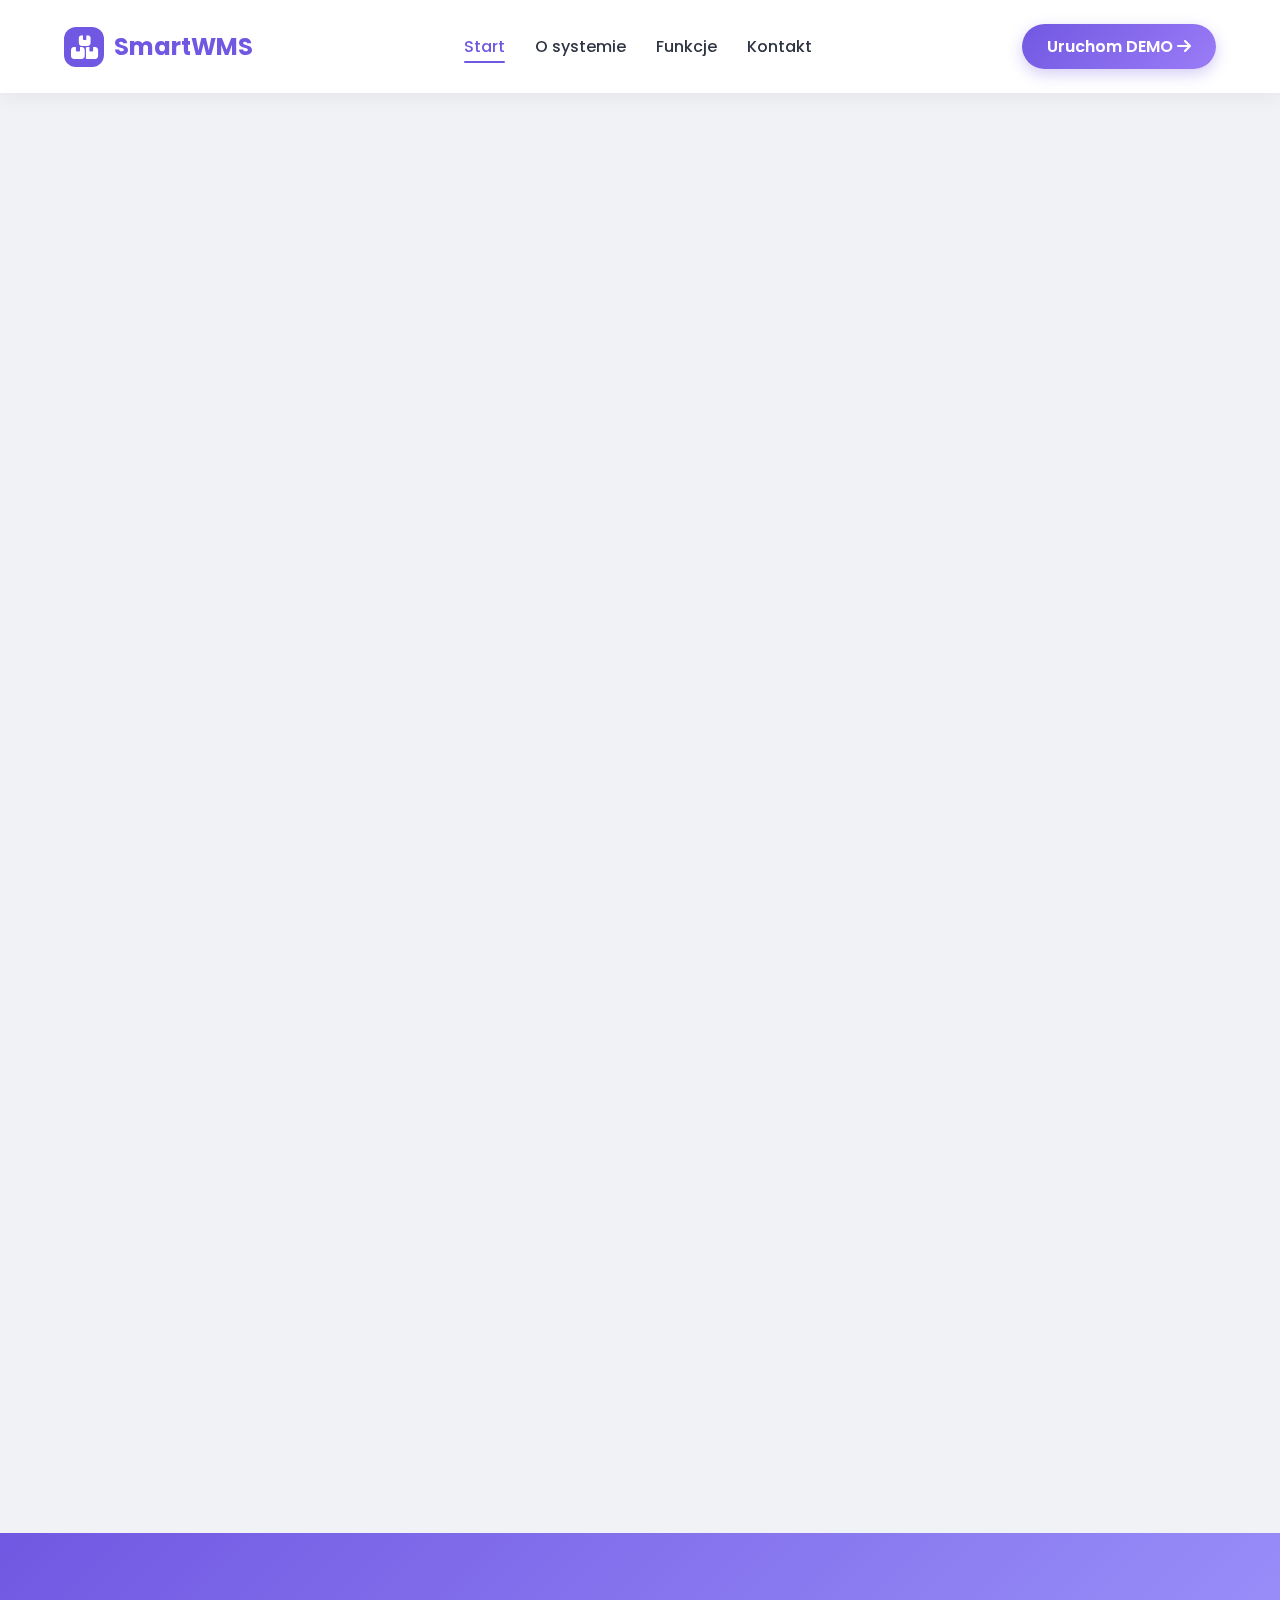
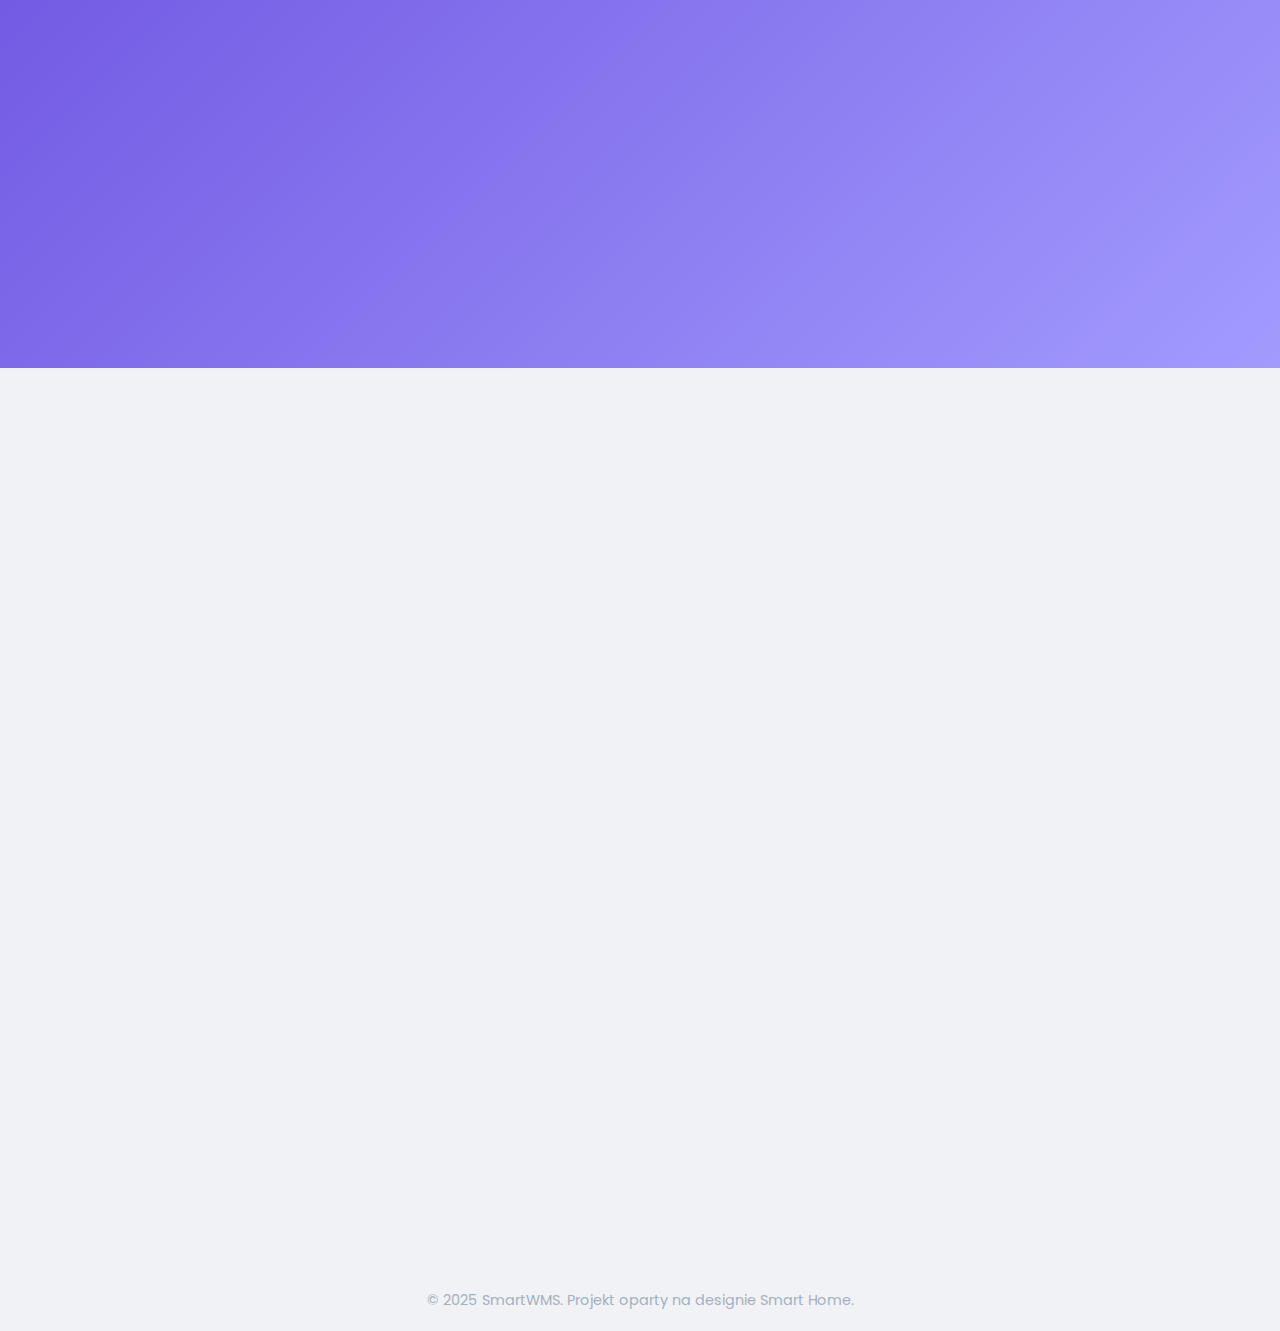
<file: index.html>
<!DOCTYPE html>
<html lang="pl">
<head>
    <meta charset="UTF-8">
    <meta name="viewport" content="width=device-width, initial-scale=1.0">
    <title>SmartWMS - Inteligentny Magazyn</title>
    <link rel="stylesheet" href="style.css">
    <link rel="stylesheet" href="https://cdnjs.cloudflare.com/ajax/libs/font-awesome/6.4.0/css/all.min.css">
    <link href="https://fonts.googleapis.com/css2?family=Poppins:wght@300;400;500;600;700&display=swap" rel="stylesheet">
</head>
<body>

    <nav class="navbar">
        <a href="index.html" class="logo">
            <div class="logo-icon"><i class="fa-solid fa-boxes-stacked"></i></div>
            <span>SmartWMS</span>
        </a>
        <ul class="nav-links">
            <li><a href="index.html" class="active">Start</a></li> <li><a href="about.html">O systemie</a></li>
            <li><a href="features.html">Funkcje</a></li>
            <li><a href="contact.html">Kontakt</a></li>
        </ul>
        <a href="demo.html" class="btn-demo" id="demoLink">Uruchom DEMO <i class="fa-solid fa-arrow-right"></i></a>        
    </nav>

    <section class="hero-section">
        <div class="hero-content">
            <div class="badge-new animate-up">Nowość v2.0</div>
            <h1 class="animate-up delay-1">Twój magazyn <br>w <span class="highlight">wersji Smart.</span></h1>
            <p class="animate-up delay-2">Oprogramowanie, które łączy przemysłową wydajność z lekkością aplikacji konsumenckich. Zarządzaj stanami, przyjmuj dostawy i kompletuj zamówienia bez szkolenia.</p>
            <div class="hero-buttons animate-up delay-3">
                <a href="demo.html" class="btn-primary">Sprawdź Demo</a>
                <a href="features.html" class="btn-secondary">Poznaj funkcje</a>
            </div>
            
            <div class="trust-strip animate-up delay-3">
                <span>Zaufali nam:</span>
                <div class="trust-logos">
                    <i class="fa-brands fa-dhl"></i>
                    <i class="fa-brands fa-amazon"></i>
                    <i class="fa-solid fa-truck-fast"></i>
                </div>
            </div>
        </div>

        <div class="hero-image animate-fade delay-1">
            <div class="mockup-card float-animation"> <div class="mockup-header">
                    <div class="dot red"></div>
                    <div class="dot yellow"></div>
                    <div class="dot green"></div>
                </div>
                <div class="mockup-body">
                    <div class="stat-card purple">
                        <i class="fa-solid fa-dolly"></i>
                        <div>
                            <h4>Wydania</h4>
                            <p>124 dzisiaj</p>
                        </div>
                    </div>
                    <div class="stat-card orange">
                        <i class="fa-solid fa-warehouse"></i>
                        <div>
                            <h4>Zapełnienie</h4>
                            <p>87%</p>
                        </div>
                    </div>
                    <div class="chart-placeholder">
                        <div class="bar" style="height: 40%"></div>
                        <div class="bar" style="height: 70%"></div>
                        <div class="bar" style="height: 50%"></div>
                        <div class="bar active" style="height: 90%"></div>
                    </div>
                </div>
            </div>
        </div>
    </section>

    <section class="section">
        <div class="container text-center">
            <h2 class="section-title scroll-reveal">Dlaczego SmartWMS?</h2>
            <p class="section-subtitle scroll-reveal delay-1">System zaprojektowany, by oszczędzać Twój czas.</p>
            
            <div class="features-grid mt-50">
                <a href="features.html" class="feature-card-link">
                    <div class="feature-card card-white scroll-reveal delay-1 hover-effect">
                        <div class="icon-box"><i class="fa-solid fa-bolt"></i></div>
                        <h3>Szybkość</h3>
                        <p>Interfejs reaguje natychmiastowo. Zero przeładowań strony dzięki technologii SPA.</p>
                        <span class="read-more">Więcej <i class="fa-solid fa-arrow-right"></i></span>
                    </div>
                </a>

                <a href="features.html" class="feature-card-link">
                    <div class="feature-card card-white scroll-reveal delay-2 hover-effect">
                        <div class="icon-box"><i class="fa-solid fa-laptop-code"></i></div>
                        <h3>Prostota</h3>
                        <p>Design inspirowany Smart Home. Każdy, kto umie obsłużyć smartfon, obsłuży ten system.</p>
                        <span class="read-more">Więcej <i class="fa-solid fa-arrow-right"></i></span>
                    </div>
                </a>

                <a href="features.html" class="feature-card-link">
                    <div class="feature-card card-white scroll-reveal delay-3 hover-effect">
                        <div class="icon-box"><i class="fa-solid fa-chart-line"></i></div>
                        <h3>Analiza</h3>
                        <p>Wbudowane dashboardy pokazują kondycję Twojego magazynu w czasie rzeczywistym.</p>
                        <span class="read-more">Więcej <i class="fa-solid fa-arrow-right"></i></span>
                    </div>
                </a>
            </div>
            
            <div class="mt-50 scroll-reveal">
                <a href="features.html" class="btn-secondary">Zobacz pełną listę funkcji</a>
            </div>
        </div>
    </section>

    <section class="section bg-gradient">
        <div class="container">
            <h2 class="text-center text-white scroll-reveal">Jak to działa?</h2>
            <div class="steps-container">
                
                <div class="step-item scroll-reveal delay-1">
                    <div class="step-number">1</div>
                    <div class="step-icon"><i class="fa-solid fa-truck-ramp-box"></i></div>
                    <h3 class="text-white">Przyjmij</h3>
                    <p class="text-white-50">Zeskanuj towar i przypisz mu lokalizację w systemie.</p>
                </div>

                <div class="step-connector scroll-reveal delay-1"><i class="fa-solid fa-angle-right"></i></div>

                <div class="step-item scroll-reveal delay-2">
                    <div class="step-number">2</div>
                    <div class="step-icon"><i class="fa-solid fa-boxes-packing"></i></div>
                    <h3 class="text-white">Zarządzaj</h3>
                    <p class="text-white-50">Monitoruj stany i przesunięcia na dashboardzie.</p>
                </div>

                <div class="step-connector scroll-reveal delay-2"><i class="fa-solid fa-angle-right"></i></div>

                <div class="step-item scroll-reveal delay-3">
                    <div class="step-number">3</div>
                    <div class="step-icon"><i class="fa-solid fa-dolly"></i></div>
                    <h3 class="text-white">Wydaj</h3>
                    <p class="text-white-50">Generuj dokumenty WZ i kompletuj zamówienia.</p>
                </div>

            </div>
        </div>
    </section>

    <section class="section">
        <div class="container split-layout">
            <div class="split-image scroll-reveal">
                <div class="mission-card">
                    <i class="fa-solid fa-rocket mission-icon"></i>
                    <div class="mission-content">
                        <h4>Nasza Misja</h4>
                        <p>Ułatwiamy logistykę.</p>
                    </div>
                </div>
            </div>
            <div class="split-text scroll-reveal delay-1">
                <div class="feature-tag purple">O nas</div>
                <h2>Tworzymy narzędzia, <br>których sami chcielibyśmy używać.</h2>
                <p>SmartWMS powstał jako odpowiedź na skomplikowane systemy ERP, które wymagały tygodni szkoleń. My wierzymy w zasadę "Plug & Play".</p>
                <p>Nasz zespół składa się z pasjonatów UX i logistyki.</p>
                <a href="about.html" class="btn-text">Poznaj naszą historię <i class="fa-solid fa-arrow-right"></i></a>
            </div>
        </div>
    </section>

    <section class="section cta-section text-center">
        <div class="container">
            <div class="cta-box scroll-reveal">
                <h2>Przetestuj bez ryzyka</h2>
                <p>Nie musisz zakładać konta. Po prostu wejdź i sprawdź, jak działa nowoczesny WMS.</p>
                <div class="cta-buttons">
                    <a href="demo.html" class="btn-demo-big">Uruchom Demo <i class="fa-solid fa-play"></i></a>
                    <a href="contact.html" class="btn-outline-white">Zapytaj o wdrożenie</a>
                </div>
            </div>
        </div>
    </section>

    <footer>
        <p>&copy; 2025 SmartWMS. Projekt oparty na designie Smart Home.</p>
    </footer>

    <script src="script.js"></script>
</body>
</html>
</file>
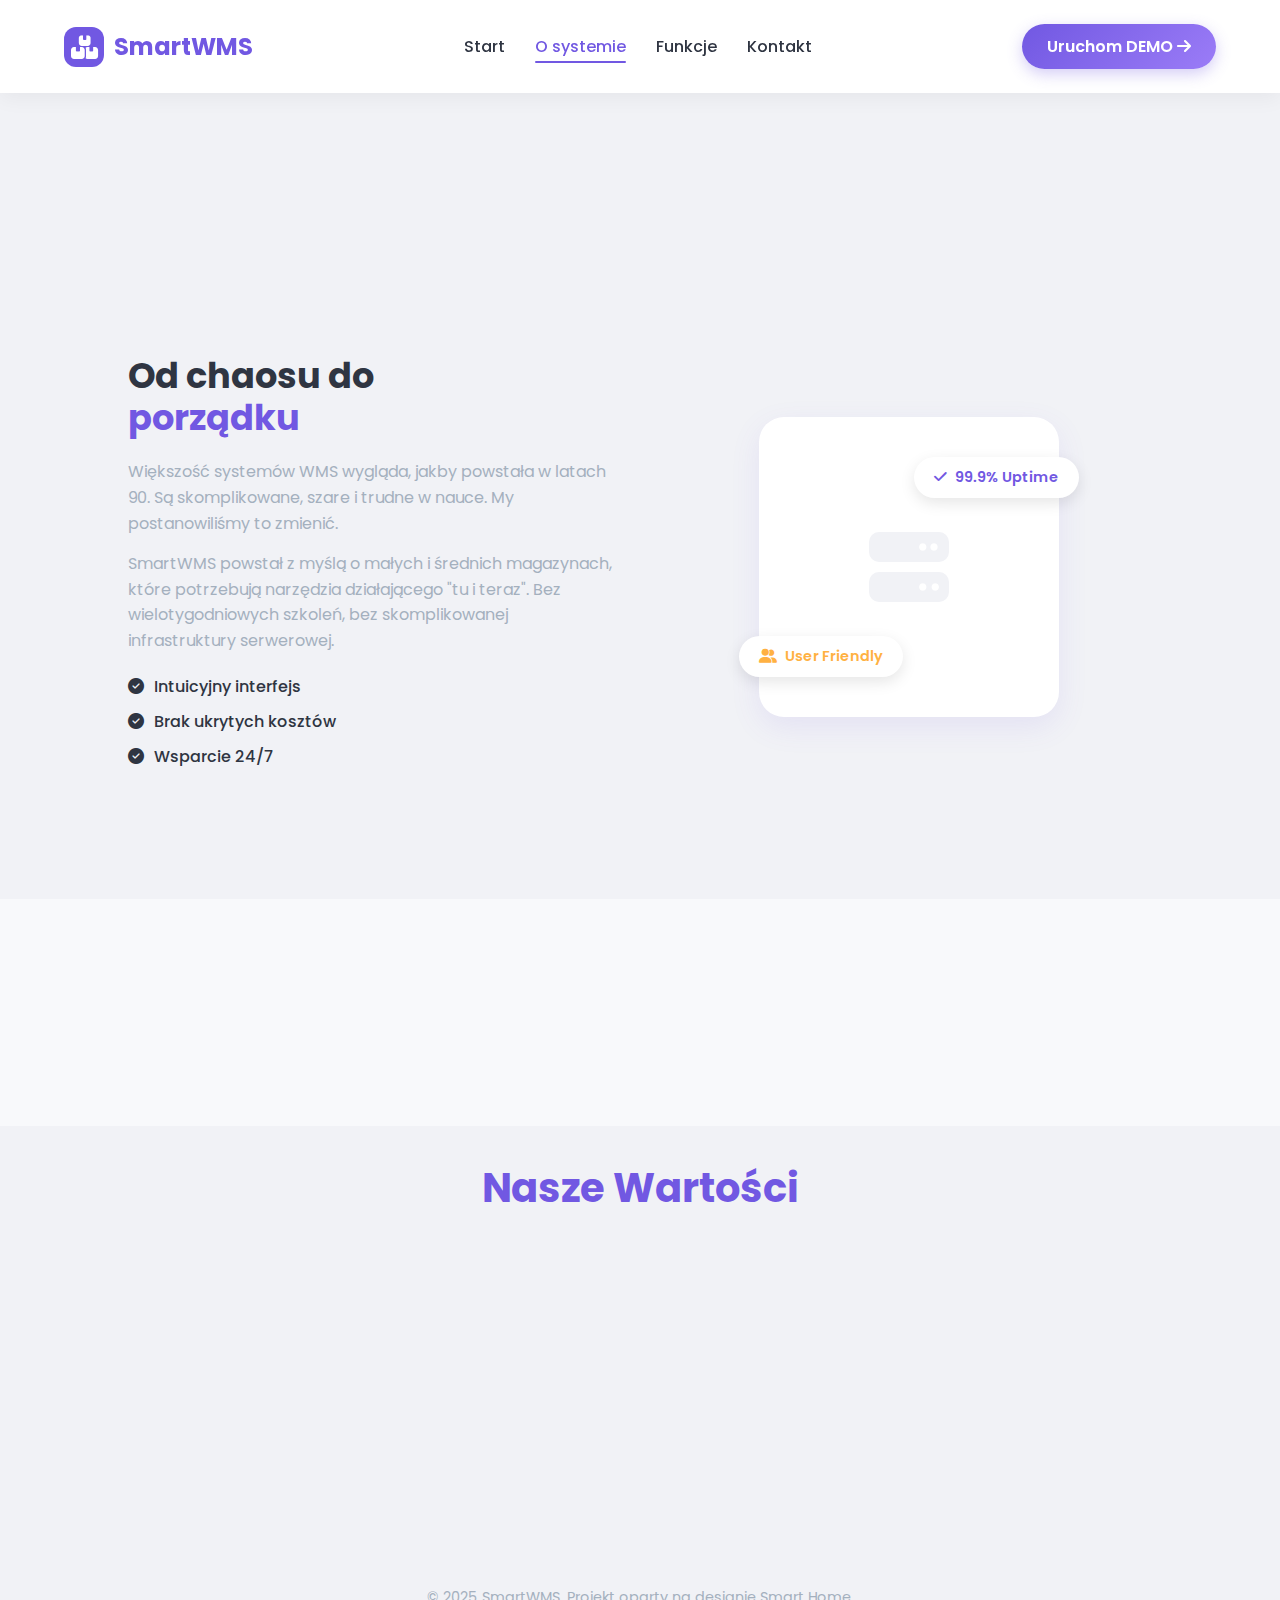
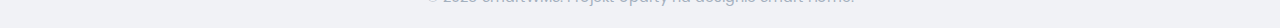
<file: about.html>
<!DOCTYPE html>
<html lang="pl">
<head>
    <meta charset="UTF-8">
    <meta name="viewport" content="width=device-width, initial-scale=1.0">
    <title>O Systemie - SmartWMS</title>
    <link rel="stylesheet" href="style.css">
    <link rel="stylesheet" href="https://cdnjs.cloudflare.com/ajax/libs/font-awesome/6.4.0/css/all.min.css">
    <link href="https://fonts.googleapis.com/css2?family=Poppins:wght@300;400;500;600;700&display=swap" rel="stylesheet">
</head>
<body>

    <nav class="navbar">
        <a href="index.html" class="logo">
            <div class="logo-icon"><i class="fa-solid fa-boxes-stacked"></i></div>
            <span>SmartWMS</span>
        </a>
        <ul class="nav-links">
            <li><a href="index.html">Start</a></li>
            <li><a href="about.html">O systemie</a></li>
            <li><a href="features.html">Funkcje</a></li>
            <li><a href="contact.html">Kontakt</a></li>
        </ul>
        <a href="demo.html" class="btn-demo" id="demoLink">Uruchom DEMO <i class="fa-solid fa-arrow-right"></i></a>        
    </nav>

    <header class="page-header animate-up">
        <h1>Nasza <span class="highlight">Misja</span></h1>
        <p>Rewolucjonizujemy zarządzanie magazynem, stawiając na Design i User Experience.</p>
    </header>

    <section class="section">
        <div class="container split-layout">
            <div class="split-text scroll-reveal">
                <h2>Od chaosu do <br><span class="highlight">porządku</span></h2>
                <p>Większość systemów WMS wygląda, jakby powstała w latach 90. Są skomplikowane, szare i trudne w nauce. My postanowiliśmy to zmienić.</p>
                <p>SmartWMS powstał z myślą o małych i średnich magazynach, które potrzebują narzędzia działającego "tu i teraz". Bez wielotygodniowych szkoleń, bez skomplikowanej infrastruktury serwerowej.</p>
                
                <div class="check-list">
                    <div class="check-item"><i class="fa-solid fa-circle-check"></i> Intuicyjny interfejs</div>
                    <div class="check-item"><i class="fa-solid fa-circle-check"></i> Brak ukrytych kosztów</div>
                    <div class="check-item"><i class="fa-solid fa-circle-check"></i> Wsparcie 24/7</div>
                </div>
            </div>
            <div class="split-image scroll-reveal delay-1">
                <div class="abstract-card">
                    <i class="fa-solid fa-server big-icon"></i>
                    <div class="floating-badge badge-top"><i class="fa-solid fa-check"></i> 99.9% Uptime</div>
                    <div class="floating-badge badge-bottom"><i class="fa-solid fa-user-group"></i> User Friendly</div>
                </div>
            </div>
        </div>
    </section>

    <section class="section bg-light">
        <div class="container">
            <div class="stats-grid">
                <div class="stat-box scroll-reveal">
                    <h3>500+</h3>
                    <p>Wdrożonych magazynów</p>
                </div>
                <div class="stat-box scroll-reveal delay-1">
                    <h3>1M+</h3>
                    <p>Przesłanych paczek</p>
                </div>
                <div class="stat-box scroll-reveal delay-2">
                    <h3>0s</h3>
                    <p>Opóźnień w synchronizacji</p>
                </div>
            </div>
        </div>
    </section>

    <section class="section">
        <div class="container">
            <h2 class="section-title text-center">Nasze Wartości</h2>
            <div class="about-grid mt-50">
                <div class="about-card scroll-reveal">
                    <div class="icon-box"><i class="fa-solid fa-bolt"></i></div>
                    <h3>Szybkość</h3>
                    <p>Liczy się każda sekunda przy kompletacji zamówienia.</p>
                </div>
                <div class="about-card scroll-reveal delay-1">
                    <div class="icon-box"><i class="fa-solid fa-shield-halved"></i></div>
                    <h3>Bezpieczeństwo</h3>
                    <p>Dane przechowywane lokalnie dają pełną kontrolę.</p>
                </div>
                <div class="about-card scroll-reveal delay-2">
                    <div class="icon-box"><i class="fa-solid fa-paintbrush"></i></div>
                    <h3>Design</h3>
                    <p>Narzędzia pracy powinny być po prostu ładne.</p>
                </div>
            </div>
        </div>
    </section>

    <footer>
        <p>&copy; 2025 SmartWMS. Projekt oparty na designie Smart Home.</p>
    </footer>

    <script src="script.js"></script>
</body>
</html>
</file>
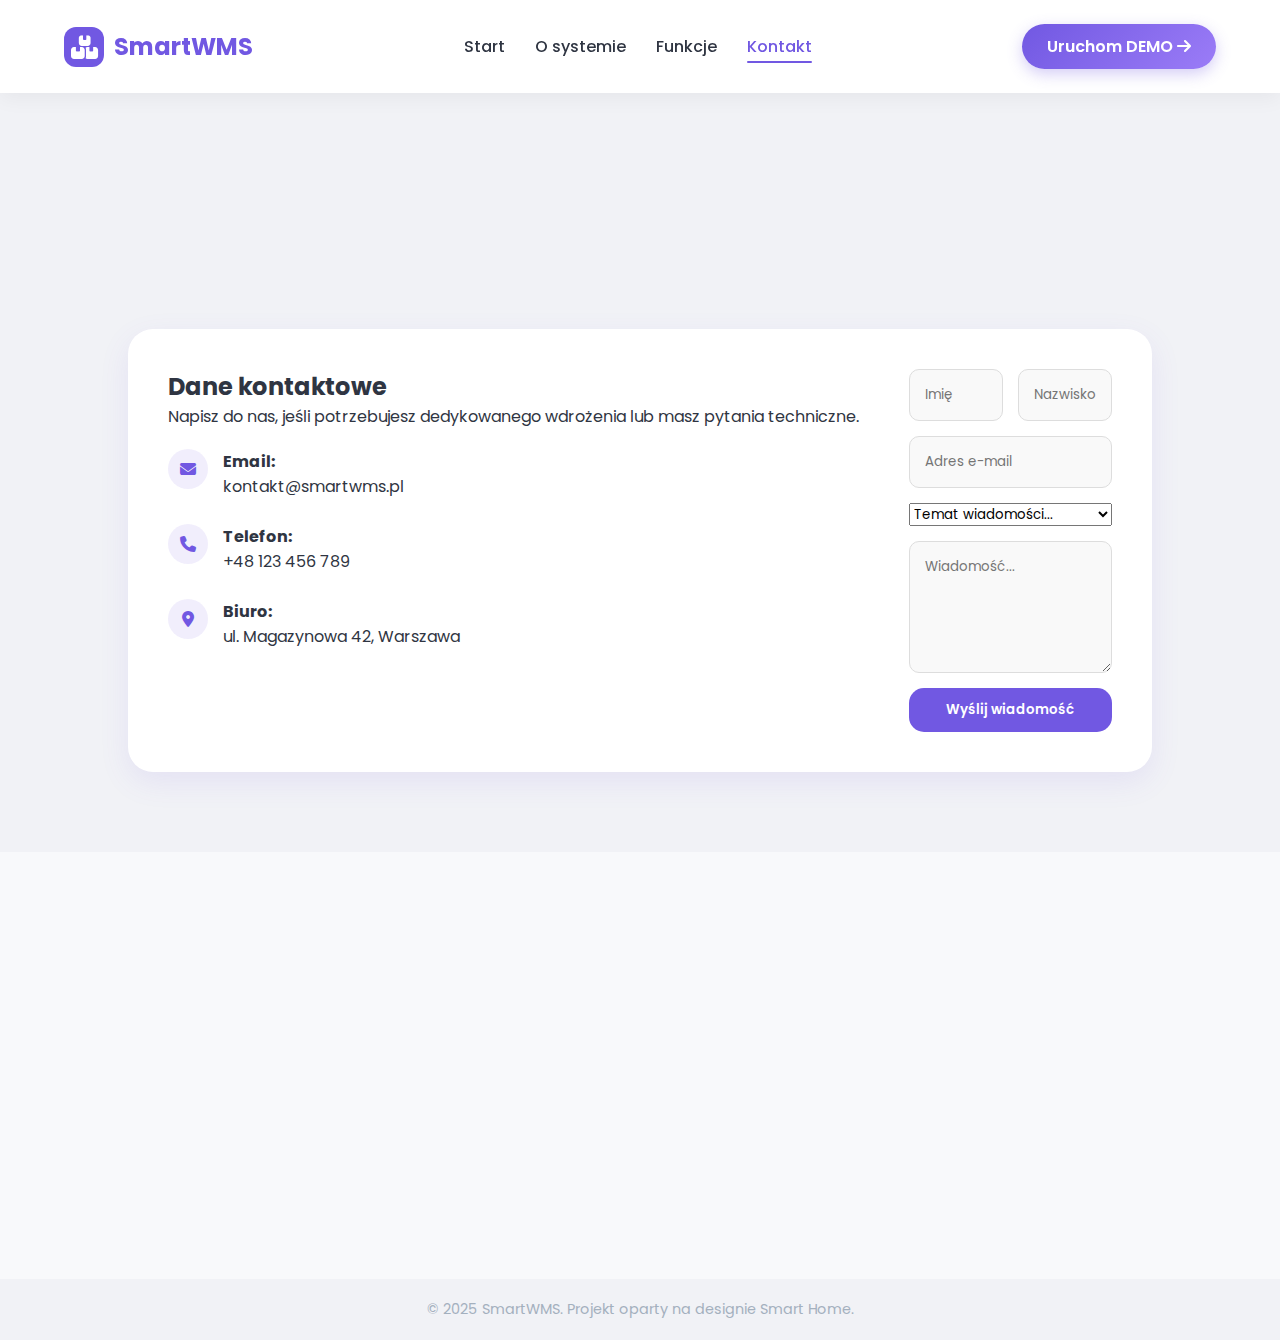
<file: contact.html>
<!DOCTYPE html>
<html lang="pl">
<head>
    <meta charset="UTF-8">
    <meta name="viewport" content="width=device-width, initial-scale=1.0">
    <title>Kontakt - SmartWMS</title>
    <link rel="stylesheet" href="style.css">
    <link rel="stylesheet" href="https://cdnjs.cloudflare.com/ajax/libs/font-awesome/6.4.0/css/all.min.css">
    <link href="https://fonts.googleapis.com/css2?family=Poppins:wght@300;400;500;600;700&display=swap" rel="stylesheet">
</head>
<body>

    <nav class="navbar">
        <a href="index.html" class="logo">
            <div class="logo-icon"><i class="fa-solid fa-boxes-stacked"></i></div>
            <span>SmartWMS</span>
        </a>
        <ul class="nav-links">
            <li><a href="index.html">Start</a></li>
            <li><a href="about.html">O systemie</a></li>
            <li><a href="features.html">Funkcje</a></li>
            <li><a href="contact.html">Kontakt</a></li>
        </ul>
        <a href="demo.html" class="btn-demo" id="demoLink">Uruchom DEMO <i class="fa-solid fa-arrow-right"></i></a>        
    </nav>

    <header class="page-header animate-up">
        <h1>Bądźmy w <span class="highlight">kontakcie</span></h1>
        <p>Jesteśmy tu, aby pomóc Ci zoptymalizować Twój magazyn.</p>
    </header>

    <section class="section">
        <div class="container">
            <div class="contact-wrapper scroll-reveal">
                <div class="contact-info">
                    <h2>Dane kontaktowe</h2>
                    <p>Napisz do nas, jeśli potrzebujesz dedykowanego wdrożenia lub masz pytania techniczne.</p>
                    <ul class="info-list">
                        <li>
                            <div class="info-icon"><i class="fa-solid fa-envelope"></i></div>
                            <div>
                                <strong>Email:</strong><br>
                                kontakt@smartwms.pl
                            </div>
                        </li>
                        <li>
                            <div class="info-icon"><i class="fa-solid fa-phone"></i></div>
                            <div>
                                <strong>Telefon:</strong><br>
                                +48 123 456 789
                            </div>
                        </li>
                        <li>
                            <div class="info-icon"><i class="fa-solid fa-location-dot"></i></div>
                            <div>
                                <strong>Biuro:</strong><br>
                                ul. Magazynowa 42, Warszawa
                            </div>
                        </li>
                    </ul>
                </div>
                
                <form class="contact-form">
                    <div class="form-row">
                        <input type="text" placeholder="Imię" required>
                        <input type="text" placeholder="Nazwisko">
                    </div>
                    <input type="email" placeholder="Adres e-mail" required>
                    <select>
                        <option>Temat wiadomości...</option>
                        <option>Wsparcie techniczne</option>
                        <option>Oferta handlowa</option>
                        <option>Inne</option>
                    </select>
                    <textarea placeholder="Wiadomość..." rows="5" required></textarea>
                    <button type="submit" class="btn-primary full-width">Wyślij wiadomość</button>
                </form>
            </div>
        </div>
    </section>

    <section class="section bg-light">
        <div class="container faq-container">
            <h2 class="text-center mb-40 scroll-reveal">Częste pytania (FAQ)</h2>
            
            <details class="faq-item scroll-reveal delay-1">
                <summary>Czy SmartWMS jest darmowy?</summary>
                <div class="faq-content">
                    Wersja demo dostępna na stronie jest całkowicie darmowa i działa w przeglądarce. Pełne wdrożenie z bazą danych w chmurze jest płatne.
                </div>
            </details>

            <details class="faq-item scroll-reveal delay-1">
                <summary>Czy moje dane w Demo są bezpieczne?</summary>
                <div class="faq-content">
                    Tak! Wersja Demo używa "LocalStorage" Twojej przeglądarki. Dane nigdy nie są wysyłane na żaden zewnętrzny serwer.
                </div>
            </details>

            <details class="faq-item scroll-reveal delay-2">
                <summary>Czy system obsługuje czytniki kodów kreskowych?</summary>
                <div class="faq-content">
                    Tak, SmartWMS jest kompatybilny z większością czytników kodów kreskowych podłączanych przez USB lub Bluetooth, działających jako klawiatura.
                </div>
            </details>
        </div>
    </section>

    <footer>
        <p>&copy; 2025 SmartWMS. Projekt oparty na designie Smart Home.</p>
    </footer>

    <script src="script.js"></script>
</body>
</html>
</file>
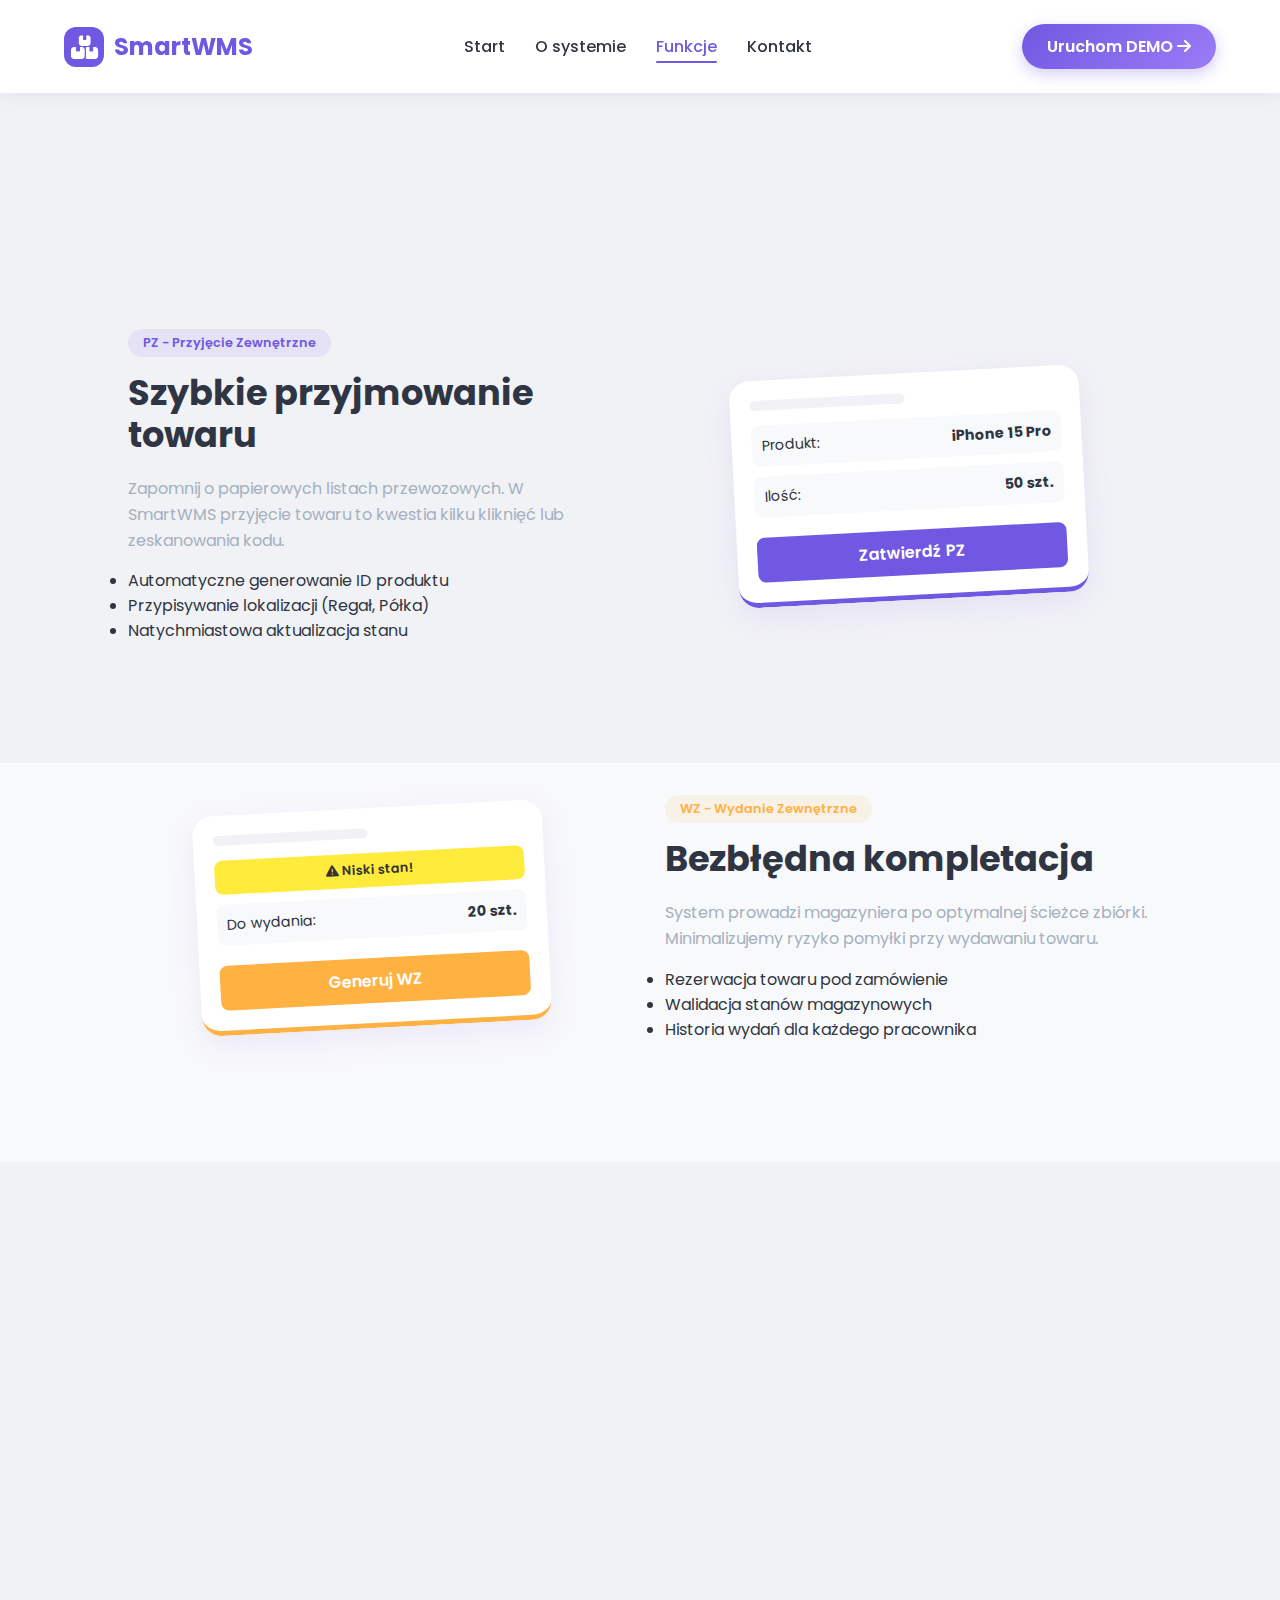
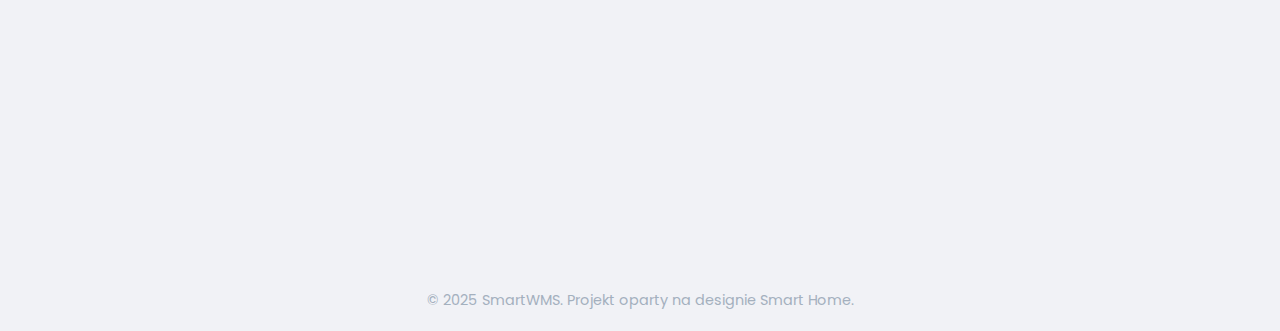
<file: features.html>
<!DOCTYPE html>
<html lang="pl">
<head>
    <meta charset="UTF-8">
    <meta name="viewport" content="width=device-width, initial-scale=1.0">
    <title>Funkcje - SmartWMS</title>
    <link rel="stylesheet" href="style.css">
    <link rel="stylesheet" href="https://cdnjs.cloudflare.com/ajax/libs/font-awesome/6.4.0/css/all.min.css">
    <link href="https://fonts.googleapis.com/css2?family=Poppins:wght@300;400;500;600;700&display=swap" rel="stylesheet">
</head>
<body>

    <nav class="navbar">
        <a href="index.html" class="logo">
            <div class="logo-icon"><i class="fa-solid fa-boxes-stacked"></i></div>
            <span>SmartWMS</span>
        </a>
        <ul class="nav-links">
            <li><a href="index.html">Start</a></li>
            <li><a href="about.html">O systemie</a></li>
            <li><a href="features.html">Funkcje</a></li>
            <li><a href="contact.html">Kontakt</a></li>
        </ul>
        <a href="demo.html" class="btn-demo" id="demoLink">Uruchom DEMO <i class="fa-solid fa-arrow-right"></i></a>        
    </nav>

    <header class="page-header animate-up">
        <h1>Poznaj <span class="highlight">Możliwości</span></h1>
        <p>System zaprojektowany tak, aby wspierać każdy ruch magazyniera.</p>
    </header>

    <section class="section">
        <div class="container split-layout">
            <div class="split-text scroll-reveal">
                <div class="feature-tag purple">PZ - Przyjęcie Zewnętrzne</div>
                <h2>Szybkie przyjmowanie towaru</h2>
                <p>Zapomnij o papierowych listach przewozowych. W SmartWMS przyjęcie towaru to kwestia kilku kliknięć lub zeskanowania kodu.</p>
                <ul class="feature-list">
                    <li>Automatyczne generowanie ID produktu</li>
                    <li>Przypisywanie lokalizacji (Regał, Półka)</li>
                    <li>Natychmiastowa aktualizacja stanu</li>
                </ul>
            </div>
            <div class="split-image scroll-reveal delay-1">
                <div class="interface-mockup purple-mockup">
                    <div class="mockup-header-sm"><div class="dots"></div></div>
                    <div class="mockup-content">
                        <div class="mock-row"><span>Produkt:</span> <strong>iPhone 15 Pro</strong></div>
                        <div class="mock-row"><span>Ilość:</span> <strong>50 szt.</strong></div>
                        <div class="mock-btn">Zatwierdź PZ</div>
                    </div>
                </div>
            </div>
        </div>
    </section>

    <section class="section bg-light">
        <div class="container split-layout reverse">
            <div class="split-text scroll-reveal">
                <div class="feature-tag orange">WZ - Wydanie Zewnętrzne</div>
                <h2>Bezbłędna kompletacja</h2>
                <p>System prowadzi magazyniera po optymalnej ścieżce zbiórki. Minimalizujemy ryzyko pomyłki przy wydawaniu towaru.</p>
                <ul class="feature-list">
                    <li>Rezerwacja towaru pod zamówienie</li>
                    <li>Walidacja stanów magazynowych</li>
                    <li>Historia wydań dla każdego pracownika</li>
                </ul>
            </div>
            <div class="split-image scroll-reveal delay-1">
                 <div class="interface-mockup orange-mockup">
                    <div class="mockup-header-sm"><div class="dots"></div></div>
                    <div class="mockup-content">
                        <div class="mock-alert"><i class="fa-solid fa-triangle-exclamation"></i> Niski stan!</div>
                        <div class="mock-row"><span>Do wydania:</span> <strong>20 szt.</strong></div>
                        <div class="mock-btn orange-btn">Generuj WZ</div>
                    </div>
                </div>
            </div>
        </div>
    </section>

    <section class="section">
        <div class="container split-layout">
            <div class="split-text scroll-reveal">
                <div class="feature-tag">Analityka</div>
                <h2>Twoje centrum dowodzenia</h2>
                <p>Podejmuj decyzje na podstawie danych, a nie przeczucia. Pulpit nawigacyjny dostarcza kluczowych informacji w czasie rzeczywistym.</p>
                <p>Sprawdź, które produkty rotują najszybciej, a które zalegają na półkach.</p>
            </div>
            <div class="split-image scroll-reveal delay-1">
                <div class="interface-mockup chart-mockup">
                    <div class="mock-chart-bars">
                        <div class="m-bar" style="height: 40%"></div>
                        <div class="m-bar" style="height: 80%"></div>
                        <div class="m-bar" style="height: 60%"></div>
                        <div class="m-bar active" style="height: 95%"></div>
                        <div class="m-bar" style="height: 50%"></div>
                    </div>
                </div>
            </div>
        </div>
    </section>

    <section class="section cta-section text-center">
        <div class="container">
            <h2 class="scroll-reveal">Gotowy na testy?</h2>
            <p class="scroll-reveal delay-1">Sprawdź wersję demonstracyjną bez logowania i instalacji.</p>
            <a href="demo.html" class="btn-primary mt-30 scroll-reveal delay-2">Przejdź do Demo</a>
        </div>
    </section>

    <footer>
        <p>&copy; 2025 SmartWMS. Projekt oparty na designie Smart Home.</p>
    </footer>

    <script src="script.js"></script>
</body>
</html>
</file>
<file: style.css>
/* Zmienne kolorystyczne na podstawie zdjęcia */
:root {
    --primary-purple: #7158e2; /* Fiolet z paska bocznego */
    --primary-light: #9b7cf7;
    --accent-orange: #ffb142; /* Pomarańcz z widgetów */
    --bg-color: #f1f2f6;      /* Jasne tło */
    --white: #ffffff;
    --text-dark: #2f3542;
    --text-grey: #a4b0be;
    --card-shadow: 0 10px 30px rgba(113, 88, 226, 0.1);
    --border-radius: 25px;    /* Mocne zaokrąglenia jak na foto */
}

* {
    margin: 0;
    padding: 0;
    box-sizing: border-box;
    font-family: 'Poppins', sans-serif;
}

body {
    background-color: var(--bg-color);
    color: var(--text-dark);
    overflow-x: hidden;
}

/* --- Nawigacja --- */
.navbar {
    display: flex;
    justify-content: space-between;
    align-items: center;
    padding: 1.5rem 5%;
    background: rgba(255, 255, 255, 0.9);
    backdrop-filter: blur(10px);
    position: sticky;
    top: 0;
    z-index: 1000;
    box-shadow: 0 5px 20px rgba(0,0,0,0.05);
}

.logo {
    display: flex;
    align-items: center;
    gap: 10px;
    font-weight: 700;
    font-size: 1.5rem;
    color: var(--primary-purple);
}

.logo-icon {
    background: var(--primary-purple);
    color: white;
    width: 40px;
    height: 40px;
    display: flex;
    align-items: center;
    justify-content: center;
    border-radius: 12px;
}

.nav-links {
    display: flex;
    list-style: none;
    gap: 30px;
}

.nav-links a {
    text-decoration: none;
    color: var(--text-dark);
    font-weight: 500;
    transition: color 0.3s;
}

.nav-links a:hover {
    color: var(--primary-purple);
}

.btn-demo {
    background: linear-gradient(135deg, var(--primary-purple), var(--primary-light));
    color: white;
    padding: 10px 25px;
    border-radius: 50px;
    text-decoration: none;
    font-weight: 600;
    box-shadow: 0 5px 15px rgba(113, 88, 226, 0.3);
    transition: transform 0.3s, box-shadow 0.3s;
}

.btn-demo:hover {
    transform: translateY(-2px);
    box-shadow: 0 8px 20px rgba(113, 88, 226, 0.4);
}

/* --- Hero Section --- */
.hero-section {
    display: flex;
    align-items: center;
    justify-content: space-between;
    padding: 4rem 10%;
    min-height: 90vh;
}

.hero-content {
    max-width: 50%;
}

.hero-content h1 {
    font-size: 3.5rem;
    line-height: 1.2;
    margin-bottom: 20px;
}

.highlight {
    color: var(--primary-purple);
}

.hero-content p {
    color: var(--text-grey);
    font-size: 1.1rem;
    margin-bottom: 30px;
    line-height: 1.6;
}

.btn-primary, .btn-secondary {
    padding: 12px 30px;
    border-radius: 15px;
    text-decoration: none;
    font-weight: 600;
    display: inline-block;
    transition: 0.3s;
}

.btn-primary {
    background: var(--primary-purple);
    color: white;
    margin-right: 15px;
}

.btn-secondary {
    background: white;
    color: var(--primary-purple);
    border: 2px solid rgba(113, 88, 226, 0.1);
}

.btn-primary:hover { opacity: 0.9; transform: translateY(-2px); }
.btn-secondary:hover { border-color: var(--primary-purple); }

/* --- Mockup (Stylizacja ze zdjęcia) --- */
.hero-image {
    width: 45%;
    position: relative;
}

.mockup-card {
    background: white;
    border-radius: var(--border-radius);
    padding: 20px;
    box-shadow: var(--card-shadow);
    transform: rotateY(-10deg) rotateX(5deg);
    transition: transform 0.5s;
}

.mockup-card:hover {
    transform: rotateY(0) rotateX(0);
}

.mockup-header {
    display: flex;
    gap: 8px;
    margin-bottom: 20px;
}

.dot { width: 12px; height: 12px; border-radius: 50%; }
.red { background: #ff5f56; }
.yellow { background: #ffbd2e; }
.green { background: #27c93f; }

.mockup-body {
    display: grid;
    grid-template-columns: 1fr 1fr;
    gap: 20px;
}

.stat-card {
    padding: 20px;
    border-radius: 20px;
    color: white;
    display: flex;
    flex-direction: column;
    justify-content: space-between;
    height: 120px;
}

.stat-card.purple { background: linear-gradient(135deg, var(--primary-purple), #a29bfe); }
.stat-card.orange { background: linear-gradient(135deg, var(--accent-orange), #ffcc80); }

.stat-card i { font-size: 1.5rem; margin-bottom: 10px; opacity: 0.8; }
.stat-card h4 { font-size: 0.9rem; font-weight: 500; }
.stat-card p { font-size: 1.2rem; font-weight: 700; }

.chart-placeholder {
    grid-column: span 2;
    height: 100px;
    background: #f7f1e3;
    border-radius: 20px;
    display: flex;
    align-items: flex-end;
    justify-content: space-around;
    padding: 0 20px 10px 20px;
}

.bar {
    width: 15%;
    background: var(--primary-purple);
    border-radius: 5px 5px 0 0;
    opacity: 0.7;
}

/* --- Sekcje --- */
.section { padding: 5rem 10%; }
.bg-light { background: #fff; }
.section-title {
    text-align: center;
    font-size: 2.5rem;
    margin-bottom: 3rem;
    color: var(--primary-purple);
}

.container { max-width: 1200px; margin: 0 auto; }

/* --- About Grid --- */
.about-grid {
    display: grid;
    grid-template-columns: repeat(auto-fit, minmax(300px, 1fr));
    gap: 30px;
}

.about-card {
    background: white;
    padding: 30px;
    border-radius: var(--border-radius);
    text-align: center;
    box-shadow: 0 5px 15px rgba(0,0,0,0.03);
    transition: 0.3s;
}

.about-card:hover { transform: translateY(-10px); }

.icon-box {
    width: 60px;
    height: 60px;
    background: rgba(113, 88, 226, 0.1);
    color: var(--primary-purple);
    border-radius: 50%;
    display: flex;
    align-items: center;
    justify-content: center;
    font-size: 1.5rem;
    margin: 0 auto 20px;
}

/* --- Features Grid (Styl kart ze zdjęcia) --- */
.features-grid {
    display: grid;
    grid-template-columns: repeat(auto-fit, minmax(250px, 1fr));
    gap: 30px;
}

.feature-card {
    padding: 25px;
    border-radius: var(--border-radius);
    position: relative;
    overflow: hidden;
    transition: 0.3s;
    min-height: 200px;
    display: flex;
    flex-direction: column;
    justify-content: center;
}

.feature-card.card-purple {
    background: var(--primary-purple);
    color: white;
}

.feature-card.card-orange {
    background: var(--accent-orange);
    color: white;
}

.feature-card.card-white {
    background: white;
    box-shadow: var(--card-shadow);
}

.feature-icon { font-size: 2rem; margin-bottom: 15px; }
.text-purple { color: var(--primary-purple); }
.text-orange { color: var(--accent-orange); }

.toggle-switch {
    position: absolute;
    top: 20px;
    right: 20px;
    width: 40px;
    height: 20px;
    background: rgba(255,255,255,0.3);
    border-radius: 20px;
    padding: 2px;
}
.toggle-switch.on { background: rgba(255,255,255,0.6); }
.circle {
    width: 16px;
    height: 16px;
    background: white;
    border-radius: 50%;
    float: left;
}
.toggle-switch.on .circle { float: right; }

/* --- Kontakt --- */
.contact-wrapper {
    display: flex;
    gap: 50px;
    background: white;
    padding: 40px;
    border-radius: var(--border-radius);
    box-shadow: var(--card-shadow);
}

.contact-info ul {
    list-style: none;
    margin-top: 20px;
}

.contact-info li {
    margin-bottom: 15px;
    display: flex;
    align-items: center;
    gap: 10px;
}

.contact-form {
    flex: 1;
    display: flex;
    flex-direction: column;
    gap: 15px;
}

.contact-form input, .contact-form textarea {
    padding: 15px;
    border: 1px solid #ddd;
    border-radius: 10px;
    background: #f9f9f9;
}

.full-width { width: 100%; border: none; cursor: pointer; }

/* --- Footer --- */
footer {
    text-align: center;
    padding: 20px;
    color: var(--text-grey);
    font-size: 0.9rem;
}

/* --- Animacje --- */
.animate-up {
    opacity: 0;
    transform: translateY(30px);
    animation: fadeInUp 0.8s forwards;
}

.animate-fade {
    opacity: 0;
    animation: fadeIn 1s forwards;
}

.delay-1 { animation-delay: 0.2s; }
.delay-2 { animation-delay: 0.4s; }
.delay-3 { animation-delay: 0.6s; }

@keyframes fadeInUp {
    to { opacity: 1; transform: translateY(0); }
}

@keyframes fadeIn {
    to { opacity: 1; }
}

.scroll-reveal {
    opacity: 0;
    transform: translateY(50px);
    transition: all 0.6s ease-out;
}

.scroll-reveal.active {
    opacity: 1;
    transform: translateY(0);
}

/* Responsywność */
@media (max-width: 768px) {
    .navbar { padding: 1rem 5%; }
    .nav-links { display: none; } /* Uproszczenie dla demo */
    .hero-section { flex-direction: column; text-align: center; padding-top: 2rem; }
    .hero-content { max-width: 100%; margin-bottom: 40px; }
    .hero-image { width: 100%; }
    .contact-wrapper { flex-direction: column; }
}

/* --- DEMO DASHBOARD STYLES --- */

.dashboard-body {
    background-color: #f4f6f9;
    height: 100vh;
    overflow: hidden; /* Zapobiegamy scrollowaniu całej strony */
}

.dashboard-container {
    display: flex;
    height: 100vh;
}

/* Sidebar */
.sidebar {
    width: 260px;
    background: var(--primary-purple);
    color: white;
    display: flex;
    flex-direction: column;
    padding: 20px;
    box-shadow: 5px 0 15px rgba(0,0,0,0.05);
    z-index: 10;
}

.sidebar-header {
    display: flex;
    align-items: center;
    gap: 10px;
    margin-bottom: 40px;
    padding-left: 10px;
}

.sidebar-menu {
    list-style: none;
    display: flex;
    flex-direction: column;
    gap: 10px;
    height: 100%;
}

.sidebar-menu li a {
    color: rgba(255,255,255,0.7);
    text-decoration: none;
    display: flex;
    align-items: center;
    gap: 15px;
    padding: 12px 15px;
    border-radius: 15px;
    transition: 0.3s;
    font-weight: 500;
}

.sidebar-menu li:hover a, .sidebar-menu li.active a {
    background: rgba(255,255,255,0.2);
    color: white;
    transform: translateX(5px);
}

.mt-auto { margin-top: auto; }

/* Main Content */
.main-content {
    flex: 1;
    overflow-y: auto;
    padding: 30px;
    position: relative;
}

/* Header Dashboardu */
.top-bar {
    display: flex;
    justify-content: space-between;
    align-items: center;
    margin-bottom: 30px;
}

.date-display { color: var(--text-grey); font-size: 0.9rem; }

.user-profile {
    display: flex;
    align-items: center;
    gap: 20px;
    background: white;
    padding: 8px 20px;
    border-radius: 50px;
    box-shadow: 0 5px 15px rgba(0,0,0,0.03);
}

.notifications { position: relative; cursor: pointer; color: var(--text-grey); font-size: 1.2rem; }
.notifications .dot {
    position: absolute; top: -2px; right: -2px; width: 8px; height: 8px;
    background: #ff5f56; border-radius: 50%;
}
.profile-info { display: flex; align-items: center; gap: 10px; font-weight: 500; font-size: 0.9rem; }
.profile-info img { width: 35px; height: 35px; border-radius: 50%; }

/* Statystyki Dashboardu */
.stats-grid {
    display: grid;
    grid-template-columns: repeat(3, 1fr);
    gap: 25px;
    margin-bottom: 30px;
}

.stat-card-demo {
    background: white;
    border-radius: 20px;
    padding: 25px;
    display: flex;
    align-items: center;
    gap: 20px;
    box-shadow: 0 5px 20px rgba(0,0,0,0.03);
    transition: 0.3s;
}

.stat-card-demo:hover { transform: translateY(-5px); }

.stat-card-demo .icon {
    width: 60px; height: 60px;
    border-radius: 15px;
    display: flex; align-items: center; justify-content: center;
    font-size: 1.5rem; color: white;
}

.stat-card-demo.purple .icon { background: var(--primary-purple); }
.stat-card-demo.orange .icon { background: var(--accent-orange); }
.stat-card-demo.green .icon { background: #27c93f; }

.stat-card-demo h3 { font-size: 0.9rem; color: var(--text-grey); font-weight: 500; }
.stat-card-demo h2 { font-size: 1.8rem; margin: 5px 0; }

/* Wykresy i Aktywność */
.charts-row {
    display: grid;
    grid-template-columns: 2fr 1fr;
    gap: 25px;
}

.chart-container, .recent-activity {
    background: white;
    padding: 25px;
    border-radius: 20px;
    box-shadow: 0 5px 20px rgba(0,0,0,0.03);
}

.recent-activity h3, .chart-container h3 { margin-bottom: 20px; font-size: 1.1rem; }

.activity-list { list-style: none; }
.activity-list li {
    padding: 15px 0;
    border-bottom: 1px solid #eee;
    display: flex; align-items: center; gap: 15px;
    font-size: 0.9rem;
}
.activity-list li:last-child { border-bottom: none; }

.circle-icon {
    width: 30px; height: 30px; border-radius: 50%;
    color: white; display: flex; align-items: center; justify-content: center; font-size: 0.8rem;
}
.circle-icon.green { background: #27c93f; }
.circle-icon.orange { background: #ffb142; }

/* Tabela Magazynowa */
.table-actions {
    display: flex; justify-content: space-between; margin-bottom: 20px;
}
#search-inventory {
    padding: 12px 20px; border-radius: 15px; border: 1px solid #eee; width: 300px; outline: none;
}

.table-container {
    background: white; border-radius: 20px; padding: 20px; box-shadow: 0 5px 20px rgba(0,0,0,0.03); overflow-x: auto;
}

.wms-table { width: 100%; border-collapse: collapse; }
.wms-table th { text-align: left; padding: 15px; color: var(--text-grey); font-weight: 500; font-size: 0.9rem; border-bottom: 2px solid #f4f6f9; }
.wms-table td { padding: 15px; border-bottom: 1px solid #f4f6f9; font-size: 0.95rem; }
.wms-table tr:last-child td { border-bottom: none; }
.wms-table tr:hover { background: #fcfcfc; }

.status-badge {
    padding: 5px 12px; border-radius: 20px; font-size: 0.8rem; font-weight: 600;
}
.status-ok { background: rgba(39, 201, 63, 0.1); color: #27c93f; }
.status-low { background: rgba(255, 177, 66, 0.1); color: #ffb142; }
.status-out { background: rgba(255, 95, 86, 0.1); color: #ff5f56; }

.action-btn {
    border: none; background: none; cursor: pointer; color: var(--text-grey); transition: 0.3s;
}
.action-btn:hover { color: var(--primary-purple); }
.action-btn.delete:hover { color: #ff5f56; }

/* Modal */
.modal-overlay {
    position: fixed; top: 0; left: 0; width: 100%; height: 100%;
    background: rgba(0,0,0,0.4); backdrop-filter: blur(5px);
    display: flex; align-items: center; justify-content: center;
    z-index: 1000; opacity: 0; pointer-events: none; transition: 0.3s;
}
.modal-overlay.active { opacity: 1; pointer-events: all; }

.modal-box {
    background: white; padding: 30px; border-radius: 20px; width: 400px;
    transform: scale(0.9); transition: 0.3s;
}
.modal-overlay.active .modal-box { transform: scale(1); }

.modal-header { display: flex; justify-content: space-between; margin-bottom: 20px; }
.close-modal { background: none; border: none; font-size: 1.2rem; cursor: pointer; }

.form-group { margin-bottom: 15px; }
.form-group label { display: block; margin-bottom: 5px; font-size: 0.9rem; color: var(--text-grey); }
.form-group input, .form-group select {
    width: 100%; padding: 10px; border: 1px solid #eee; border-radius: 10px;
}
.form-row { display: flex; gap: 15px; }

/* Widoki */
.fade-in { animation: fadeIn 0.5s forwards; }

/* Responsywność Demo */
@media (max-width: 900px) {
    .stats-grid { grid-template-columns: 1fr; }
    .charts-row { grid-template-columns: 1fr; }
    .sidebar { width: 70px; padding: 10px; }
    .sidebar-header h2, .sidebar-menu li a span { display: none; } /* Tylko ikony */
    .sidebar-menu li a { justify-content: center; padding: 15px; }
}
/* --- POPRAWKA DLA WYKRESU --- */
.chart-wrapper {
    position: relative;
    height: 300px; /* To kluczowe! Ustalamy sztywną wysokość */
    width: 100%;
}

/* --- style.css --- */
/* (Zachowaj zmienne :root i reset z początku Twojego pliku, dodaj/podmień poniższe sekcje) */

:root {
    --primary-purple: #7158e2;
    --primary-light: #9b7cf7;
    --accent-orange: #ffb142;
    --bg-color: #f1f2f6;
    --white: #ffffff;
    --text-dark: #2f3542;
    --text-grey: #a4b0be;
    --card-shadow: 0 10px 30px rgba(113, 88, 226, 0.1);
    --border-radius: 25px;
}

* {
    margin: 0;
    padding: 0;
    box-sizing: border-box;
    font-family: 'Poppins', sans-serif;
}

body {
    background-color: var(--bg-color);
    color: var(--text-dark);
    overflow-x: hidden;
    display: flex;
    flex-direction: column;
    min-height: 100vh;
}

/* --- Nawigacja --- */
.navbar {
    display: flex;
    justify-content: space-between;
    align-items: center;
    padding: 1.5rem 5%;
    background: rgba(255, 255, 255, 0.95); /* Zwiększona czytelność */
    backdrop-filter: blur(10px);
    position: sticky;
    top: 0;
    z-index: 1000;
    box-shadow: 0 5px 20px rgba(0,0,0,0.05);
    transition: 0.3s;
}

.logo {
    display: flex;
    align-items: center;
    gap: 10px;
    font-weight: 700;
    font-size: 1.5rem;
    color: var(--primary-purple);
    text-decoration: none; /* Fix dla linku w logo */
}

.logo-icon {
    background: var(--primary-purple);
    color: white;
    width: 40px;
    height: 40px;
    display: flex;
    align-items: center;
    justify-content: center;
    border-radius: 12px;
}

.nav-links {
    display: flex;
    list-style: none;
    gap: 30px;
}

.nav-links a {
    text-decoration: none;
    color: var(--text-dark);
    font-weight: 500;
    transition: color 0.3s;
    position: relative;
}

/* Efekt aktywnego linku i hover */
.nav-links a:hover, .nav-links a.active {
    color: var(--primary-purple);
}

.nav-links a.active::after {
    content: '';
    position: absolute;
    bottom: -5px;
    left: 0;
    width: 100%;
    height: 2px;
    background: var(--primary-purple);
    border-radius: 2px;
}

.btn-demo {
    background: linear-gradient(135deg, var(--primary-purple), var(--primary-light));
    color: white;
    padding: 10px 25px;
    border-radius: 50px;
    text-decoration: none;
    font-weight: 600;
    box-shadow: 0 5px 15px rgba(113, 88, 226, 0.3);
    transition: transform 0.3s, box-shadow 0.3s;
}

.btn-demo:hover {
    transform: translateY(-2px);
    box-shadow: 0 8px 20px rgba(113, 88, 226, 0.4);
}

/* --- Page Header (Dla podstron) --- */
.page-header {
    text-align: center;
    padding: 3rem 10% 1rem 10%;
    margin-bottom: 2rem;
}

.page-header h1 {
    font-size: 3rem;
    color: var(--text-dark);
    margin-bottom: 10px;
}

.page-header p {
    color: var(--text-grey);
    font-size: 1.1rem;
    max-width: 600px;
    margin: 0 auto;
}

.highlight { color: var(--primary-purple); }

/* --- Sekcje Ogólne --- */
.section { padding: 2rem 10% 5rem 10%; } /* Mniejszy padding góra */
.container { max-width: 1200px; margin: 0 auto; }

/* --- Hero Section (Tylko dla Index) --- */
.hero-section {
    display: flex;
    align-items: center;
    justify-content: space-between;
    padding: 2rem 10% 4rem 10%;
    min-height: 85vh; /* Lekko zmniejszone */
}

.hero-content { max-width: 50%; }
.hero-content h1 { font-size: 3.5rem; line-height: 1.2; margin-bottom: 20px; }
.hero-content p { color: var(--text-grey); font-size: 1.1rem; margin-bottom: 30px; line-height: 1.6; }

.btn-primary, .btn-secondary {
    padding: 12px 30px;
    border-radius: 15px;
    text-decoration: none;
    font-weight: 600;
    display: inline-block;
    transition: 0.3s;
    cursor: pointer;
}
.btn-primary { background: var(--primary-purple); color: white; margin-right: 15px; border: none;}
.btn-secondary { background: white; color: var(--primary-purple); border: 2px solid rgba(113, 88, 226, 0.1); }
.btn-primary:hover { opacity: 0.9; transform: translateY(-2px); }
.btn-secondary:hover { border-color: var(--primary-purple); }

/* --- Mockup (Stylizacja ze zdjęcia) --- */
.hero-image { width: 45%; position: relative; }
.mockup-card {
    background: white;
    border-radius: var(--border-radius);
    padding: 20px;
    box-shadow: var(--card-shadow);
    transform: rotateY(-10deg) rotateX(5deg);
    transition: transform 0.5s;
}
.mockup-card:hover { transform: rotateY(0) rotateX(0); }
.mockup-header { display: flex; gap: 8px; margin-bottom: 20px; }
.dot { width: 12px; height: 12px; border-radius: 50%; }
.red { background: #ff5f56; }
.yellow { background: #ffbd2e; }
.green { background: #27c93f; }

.mockup-body { display: grid; grid-template-columns: 1fr 1fr; gap: 20px; }
.stat-card {
    padding: 20px; border-radius: 20px; color: white;
    display: flex; flex-direction: column; justify-content: space-between; height: 120px;
}
.stat-card.purple { background: linear-gradient(135deg, var(--primary-purple), #a29bfe); }
.stat-card.orange { background: linear-gradient(135deg, var(--accent-orange), #ffcc80); }
.stat-card i { font-size: 1.5rem; margin-bottom: 10px; opacity: 0.8; }
.stat-card h4 { font-size: 0.9rem; font-weight: 500; }
.stat-card p { font-size: 1.2rem; font-weight: 700; }
.chart-placeholder {
    grid-column: span 2; height: 100px; background: #f7f1e3; border-radius: 20px;
    display: flex; align-items: flex-end; justify-content: space-around; padding: 0 20px 10px 20px;
}
.bar { width: 15%; background: var(--primary-purple); border-radius: 5px 5px 0 0; opacity: 0.7; }

/* --- About Grid --- */
.about-grid { display: grid; grid-template-columns: repeat(auto-fit, minmax(300px, 1fr)); gap: 30px; }
.about-card {
    background: white; padding: 30px; border-radius: var(--border-radius); text-align: center;
    box-shadow: 0 5px 15px rgba(0,0,0,0.03); transition: 0.3s;
}
.about-card:hover { transform: translateY(-10px); }
.icon-box {
    width: 60px; height: 60px; background: rgba(113, 88, 226, 0.1); color: var(--primary-purple);
    border-radius: 50%; display: flex; align-items: center; justify-content: center; font-size: 1.5rem; margin: 0 auto 20px;
}

/* --- Features Grid --- */
.features-grid { display: grid; grid-template-columns: repeat(auto-fit, minmax(250px, 1fr)); gap: 30px; }
.feature-card {
    padding: 25px; border-radius: var(--border-radius); position: relative; overflow: hidden;
    transition: 0.3s; min-height: 200px; display: flex; flex-direction: column; justify-content: center;
}
.feature-card.card-purple { background: var(--primary-purple); color: white; }
.feature-card.card-orange { background: var(--accent-orange); color: white; }
.feature-card.card-white { background: white; box-shadow: var(--card-shadow); }
.feature-icon { font-size: 2rem; margin-bottom: 15px; }
.text-purple { color: var(--primary-purple); }
.text-orange { color: var(--accent-orange); }

.toggle-switch {
    position: absolute; top: 20px; right: 20px; width: 40px; height: 20px;
    background: rgba(255,255,255,0.3); border-radius: 20px; padding: 2px;
}
.toggle-switch.on { background: rgba(255,255,255,0.6); }
.circle { width: 16px; height: 16px; background: white; border-radius: 50%; float: left; }
.toggle-switch.on .circle { float: right; }

/* --- Kontakt --- */
.contact-wrapper {
    display: flex; gap: 50px; background: white; padding: 40px;
    border-radius: var(--border-radius); box-shadow: var(--card-shadow);
}
.contact-info ul { list-style: none; margin-top: 20px; }
.contact-info li { margin-bottom: 15px; display: flex; align-items: center; gap: 10px; }
.contact-form { flex: 1; display: flex; flex-direction: column; gap: 15px; }
.contact-form input, .contact-form textarea {
    padding: 15px; border: 1px solid #ddd; border-radius: 10px; background: #f9f9f9; width: 100%;
}
.full-width { width: 100%; }

/* --- Footer --- */
footer { text-align: center; padding: 20px; color: var(--text-grey); font-size: 0.9rem; margin-top: auto; }

/* --- Animacje --- */
.animate-up { opacity: 0; transform: translateY(30px); animation: fadeInUp 0.8s forwards; }
.animate-fade { opacity: 0; animation: fadeIn 1s forwards; }
.delay-1 { animation-delay: 0.2s; }
.delay-2 { animation-delay: 0.4s; }
.delay-3 { animation-delay: 0.6s; }
@keyframes fadeInUp { to { opacity: 1; transform: translateY(0); } }
@keyframes fadeIn { to { opacity: 1; } }
.scroll-reveal { opacity: 0; transform: translateY(50px); transition: all 0.6s ease-out; }
.scroll-reveal.active { opacity: 1; transform: translateY(0); }

/* Responsywność */
@media (max-width: 768px) {
    .navbar { padding: 1rem 5%; }
    /* W wersji mobilnej przydałoby się proste menu, ale na potrzeby demo ukrywamy linki */
    .nav-links { display: none; } 
    .hero-section { flex-direction: column; text-align: center; padding-top: 2rem; justify-content: center;}
    .hero-content { max-width: 100%; margin-bottom: 40px; }
    .hero-image { width: 100%; }
    .contact-wrapper { flex-direction: column; }
    .page-header h1 { font-size: 2.2rem; }
}

/* --- NOWE STYLE DLA PODSTRON (Dodaj na końcu style.css) --- */

/* Split Layout (Tekst + Obraz obok siebie) */
.split-layout {
    display: flex;
    align-items: center;
    gap: 50px;
    margin-bottom: 40px;
}
.split-layout.reverse {
    flex-direction: row-reverse;
}
.split-text { flex: 1; }
.split-image { flex: 1; display: flex; justify-content: center; }

.split-text h2 {
    font-size: 2.2rem;
    margin-bottom: 20px;
    line-height: 1.2;
}
.split-text p {
    color: var(--text-grey);
    margin-bottom: 15px;
    line-height: 1.6;
}

/* Lista z "fajkami" */
.check-list { margin-top: 20px; }
.check-item {
    margin-bottom: 10px;
    display: flex;
    align-items: center;
    gap: 10px;
    font-weight: 500;
}
.check-item i { color: var(--green); } /* Dodaj kolor green do roota jeśli nie ma: #27c93f */

/* Statystyki */
.bg-light { background: rgba(255,255,255,0.5); }
.stats-grid {
    display: grid;
    grid-template-columns: repeat(auto-fit, minmax(200px, 1fr));
    gap: 30px;
    text-align: center;
}
.stat-box h3 {
    font-size: 2.5rem;
    color: var(--primary-purple);
    font-weight: 700;
}
.stat-box p { color: var(--text-grey); }

/* Abstrakcyjny obrazek w About */
.abstract-card {
    background: white;
    width: 300px;
    height: 300px;
    border-radius: var(--border-radius);
    box-shadow: var(--card-shadow);
    display: flex;
    align-items: center;
    justify-content: center;
    position: relative;
}
.big-icon { font-size: 5rem; color: #f1f2f6; }
.floating-badge {
    position: absolute;
    background: white;
    padding: 10px 20px;
    border-radius: 50px;
    box-shadow: 0 5px 15px rgba(0,0,0,0.1);
    font-size: 0.9rem;
    font-weight: 600;
    display: flex;
    align-items: center;
    gap: 8px;
}
.badge-top { top: 40px; right: -20px; color: var(--primary-purple); }
.badge-bottom { bottom: 40px; left: -20px; color: var(--accent-orange); }

/* Mockupy w Features */
.interface-mockup {
    background: white;
    padding: 20px;
    border-radius: 20px;
    box-shadow: var(--card-shadow);
    width: 100%;
    max-width: 350px;
    transform: rotate(-3deg);
    transition: 0.3s;
}
.interface-mockup:hover { transform: rotate(0); }
.mockup-header-sm {
    height: 10px;
    background: #f1f2f6;
    border-radius: 10px;
    margin-bottom: 15px;
    width: 50%;
}
.mockup-content { display: flex; flex-direction: column; gap: 10px; }
.mock-row {
    display: flex; justify-content: space-between;
    padding: 10px; background: #f8f9fa; border-radius: 8px; font-size: 0.9rem;
}
.mock-btn {
    background: var(--primary-purple); color: white;
    text-align: center; padding: 10px; border-radius: 8px; margin-top: 10px; font-weight: 600;
}
.orange-btn { background: var(--accent-orange); }
.purple-mockup { border-bottom: 5px solid var(--primary-purple); }
.orange-mockup { border-bottom: 5px solid var(--accent-orange); }

.mock-alert {
    background: #ffeb3b; color: #333; padding: 8px;
    border-radius: 8px; font-size: 0.8rem; font-weight: 600; text-align: center;
}

/* Wykres w mockupie */
.mock-chart-bars {
    display: flex; justify-content: space-around; align-items: flex-end;
    height: 150px; padding-bottom: 10px; border-bottom: 2px solid #eee;
}
.m-bar { width: 15%; background: #e0e0e0; border-radius: 5px 5px 0 0; }
.m-bar.active { background: var(--primary-purple); }

.feature-tag {
    display: inline-block;
    padding: 5px 15px;
    background: #e0e0e0;
    border-radius: 50px;
    font-size: 0.8rem;
    font-weight: 600;
    margin-bottom: 15px;
    color: var(--text-dark);
}
.feature-tag.purple { background: rgba(113, 88, 226, 0.1); color: var(--primary-purple); }
.feature-tag.orange { background: rgba(255, 177, 66, 0.1); color: var(--accent-orange); }

/* Style Kontakt */
.info-list { list-style: none; margin-top: 20px; }
.info-list li { display: flex; gap: 15px; margin-bottom: 25px; align-items: flex-start; }
.info-icon {
    width: 40px; height: 40px; background: rgba(113, 88, 226, 0.1);
    color: var(--primary-purple); border-radius: 50%;
    display: flex; align-items: center; justify-content: center;
}

/* FAQ */
.faq-container { max-width: 800px; margin: 0 auto; }
.faq-item {
    background: white;
    border-radius: 15px;
    margin-bottom: 15px;
    box-shadow: 0 5px 15px rgba(0,0,0,0.03);
    overflow: hidden;
}
.faq-item summary {
    padding: 20px;
    font-weight: 600;
    cursor: pointer;
    list-style: none;
    position: relative;
}
.faq-item summary::-webkit-details-marker { display: none; }
.faq-item summary::after {
    content: '+';
    position: absolute;
    right: 20px;
    font-size: 1.2rem;
    color: var(--primary-purple);
}
.faq-item[open] summary::after { content: '-'; }
.faq-content {
    padding: 0 20px 20px 20px;
    color: var(--text-grey);
    font-size: 0.95rem;
    line-height: 1.6;
    border-top: 1px solid #f1f2f6;
    margin-top: 10px;
}
.mb-40 { margin-bottom: 40px; }
.mt-30 { margin-top: 30px; }
.mt-50 { margin-top: 50px; }
.text-center { text-align: center; }

/* Responsywność dla nowych elementów */
@media (max-width: 768px) {
    .split-layout, .split-layout.reverse { flex-direction: column; gap: 30px; }
    .split-image { width: 100%; }
    .abstract-card { width: 100%; height: 250px; }
    .stats-grid { grid-template-columns: 1fr; }
}

/* --- DODATKI DLA INDEX.HTML (Dopisz na końcu style.css) --- */

/* Badge "Nowość" */
.badge-new {
    display: inline-block;
    background: #e1dcfc;
    color: var(--primary-purple);
    padding: 5px 15px;
    border-radius: 20px;
    font-size: 0.8rem;
    font-weight: 700;
    margin-bottom: 20px;
    text-transform: uppercase;
    letter-spacing: 1px;
}

/* Zaufali nam - pasek */
.trust-strip {
    margin-top: 40px;
    display: flex;
    align-items: center;
    gap: 20px;
    color: var(--text-grey);
    font-size: 0.9rem;
}
.trust-logos {
    display: flex;
    gap: 20px;
    font-size: 1.5rem;
    opacity: 0.6;
}

/* Animacja lewitowania Mockupa */
.float-animation {
    animation: float 6s ease-in-out infinite;
}
@keyframes float {
    0% { transform: rotateY(-10deg) rotateX(5deg) translateY(0px); }
    50% { transform: rotateY(-10deg) rotateX(5deg) translateY(-20px); }
    100% { transform: rotateY(-10deg) rotateX(5deg) translateY(0px); }
}

/* Karty na Index - linkowanie */
.feature-card-link {
    text-decoration: none;
    color: inherit;
    display: block;
}
.feature-card.hover-effect {
    height: 100%;
    display: flex;
    flex-direction: column;
    justify-content: space-between;
    align-items: flex-start;
    text-align: left;
    border: 1px solid transparent;
    transition: 0.3s;
}
.feature-card.hover-effect:hover {
    border-color: var(--primary-purple);
    transform: translateY(-10px);
}
.read-more {
    margin-top: 20px;
    font-size: 0.9rem;
    color: var(--primary-purple);
    font-weight: 600;
    display: flex;
    align-items: center;
    gap: 5px;
}

/* Sekcja KROKI (Process) */
.bg-gradient {
    background: linear-gradient(135deg, var(--primary-purple), #a29bfe);
    padding: 4rem 10%;
}
.steps-container {
    display: flex;
    justify-content: space-between;
    align-items: center; /* Wycentrowanie w pionie */
    margin-top: 50px;
    position: relative;
    flex-wrap: wrap; /* Zabezpieczenie na mobile */
}
.step-item {
    text-align: center;
    flex: 1;
    min-width: 200px;
    position: relative;
    z-index: 2;
}
.step-number {
    background: rgba(255,255,255,0.2);
    width: 40px;
    height: 40px;
    border-radius: 50%;
    display: flex;
    align-items: center;
    justify-content: center;
    margin: 0 auto 15px;
    color: white;
    font-weight: 700;
    backdrop-filter: blur(5px);
}
.step-icon {
    font-size: 3rem;
    color: white;
    margin-bottom: 20px;
}
.text-white { color: white !important; }
.text-white-50 { color: rgba(255,255,255,0.8) !important; font-size: 0.95rem; }

.step-connector {
    color: rgba(255,255,255,0.3);
    font-size: 2rem;
    flex: 0 0 50px; /* Stała szerokość strzałki */
    display: flex;
    justify-content: center;
}

/* Mission Card (Teaser About) */
.mission-card {
    background: linear-gradient(135deg, #2f3542, #57606f);
    width: 300px;
    height: 300px;
    border-radius: var(--border-radius);
    color: white;
    padding: 30px;
    display: flex;
    flex-direction: column;
    justify-content: space-between;
    box-shadow: 0 20px 50px rgba(0,0,0,0.15);
    transform: rotate(-5deg);
}
.mission-icon { font-size: 4rem; opacity: 0.2; align-self: flex-end; }
.mission-content h4 { font-size: 1.5rem; margin-bottom: 5px; }
.btn-text {
    color: var(--primary-purple);
    text-decoration: none;
    font-weight: 600;
    margin-top: 20px;
    display: inline-block;
    border-bottom: 2px solid transparent;
    transition: 0.3s;
}
.btn-text:hover { border-bottom-color: var(--primary-purple); }

/* CTA Box na dole */
.cta-box {
    background: var(--primary-purple);
    padding: 60px;
    border-radius: 30px;
    color: white;
    background-image: radial-gradient(circle at top right, rgba(255,255,255,0.1), transparent);
}
.cta-buttons {
    display: flex;
    justify-content: center;
    gap: 20px;
    margin-top: 30px;
}
.btn-demo-big {
    background: white;
    color: var(--primary-purple);
    padding: 15px 40px;
    border-radius: 50px;
    text-decoration: none;
    font-weight: 700;
    font-size: 1.1rem;
    transition: 0.3s;
    box-shadow: 0 10px 20px rgba(0,0,0,0.1);
}
.btn-demo-big:hover { transform: translateY(-3px); box-shadow: 0 15px 30px rgba(0,0,0,0.2); }

.btn-outline-white {
    border: 2px solid rgba(255,255,255,0.3);
    color: white;
    padding: 15px 30px;
    border-radius: 50px;
    text-decoration: none;
    font-weight: 600;
    transition: 0.3s;
}
.btn-outline-white:hover { background: rgba(255,255,255,0.1); border-color: white; }

/* Responsywność Indexu */
@media (max-width: 768px) {
    .hero-section {
        padding-top: 4rem;
    }
    .trust-strip { flex-direction: column; align-items: flex-start; gap: 10px; }
    .steps-container { flex-direction: column; gap: 40px; }
    .step-connector { transform: rotate(90deg); }
    .cta-buttons { flex-direction: column; }
    .mission-card { transform: rotate(0); width: 100%; }
}
</file>
